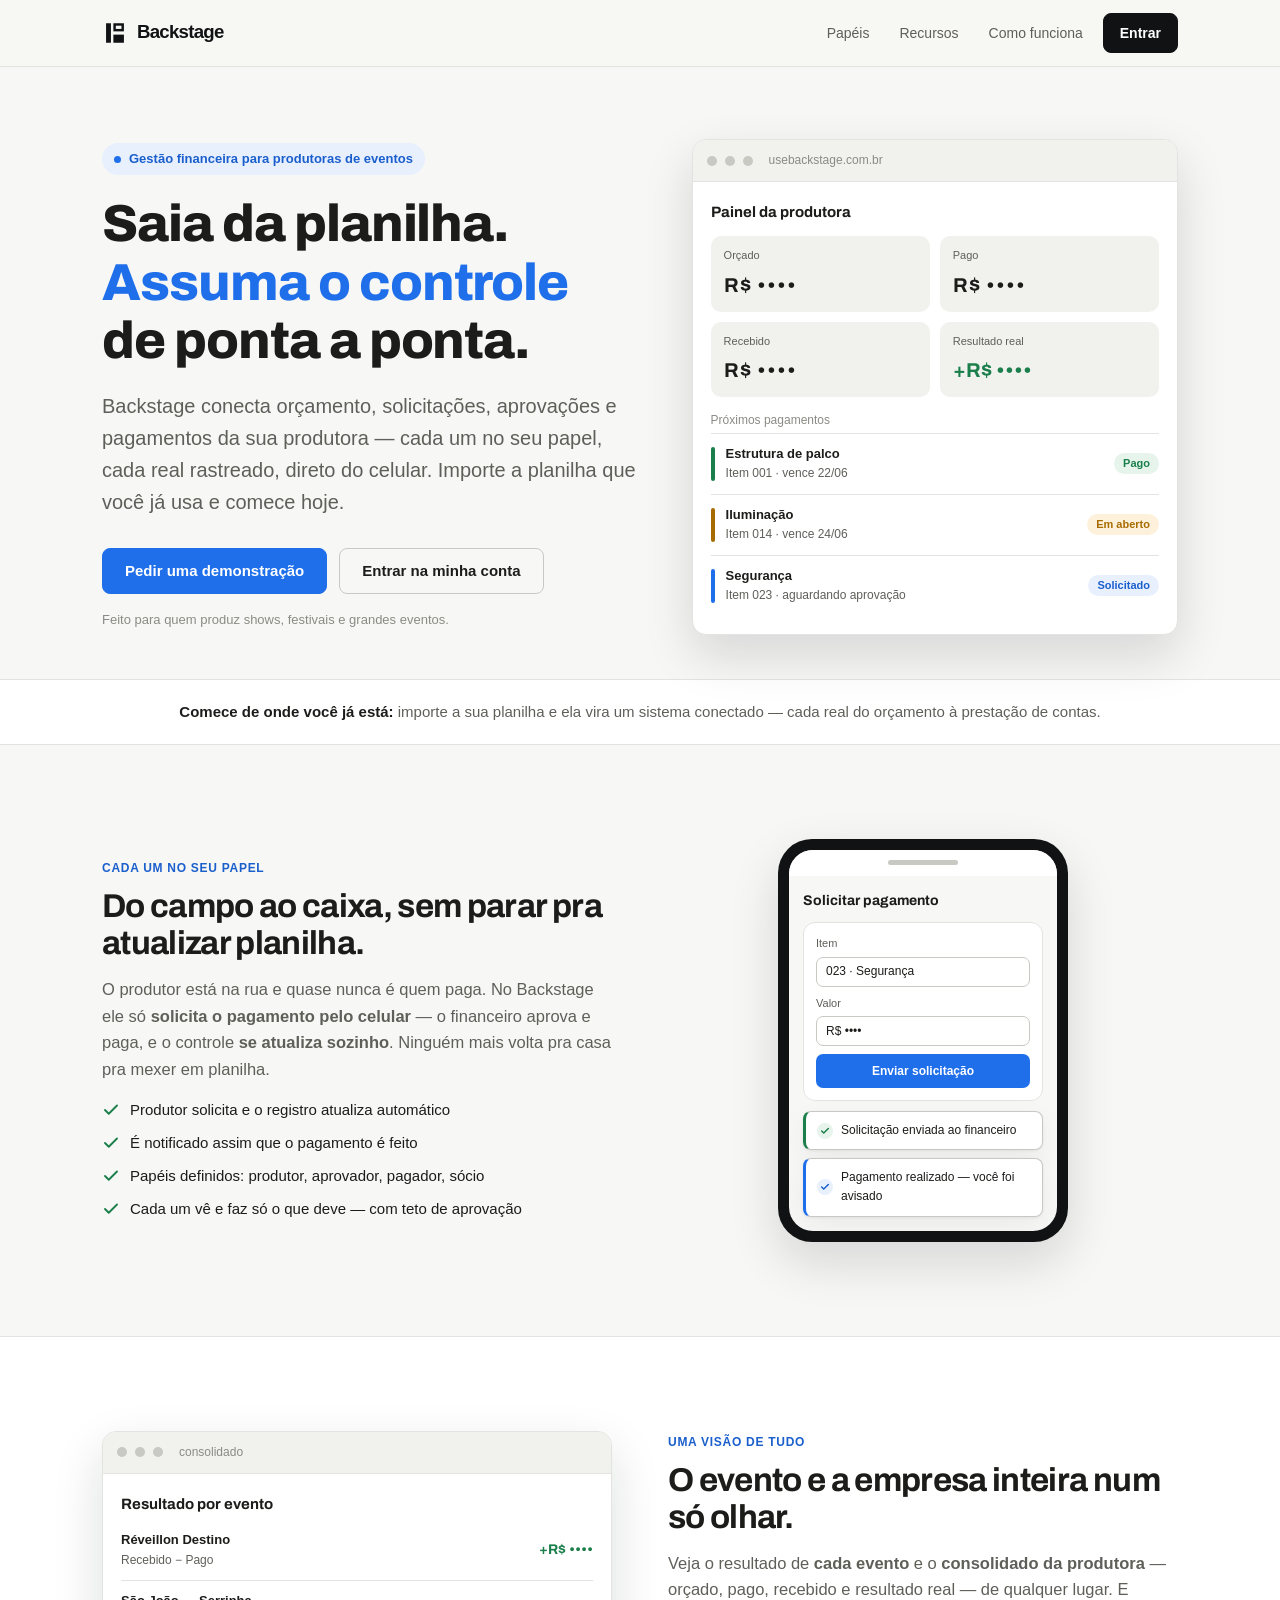
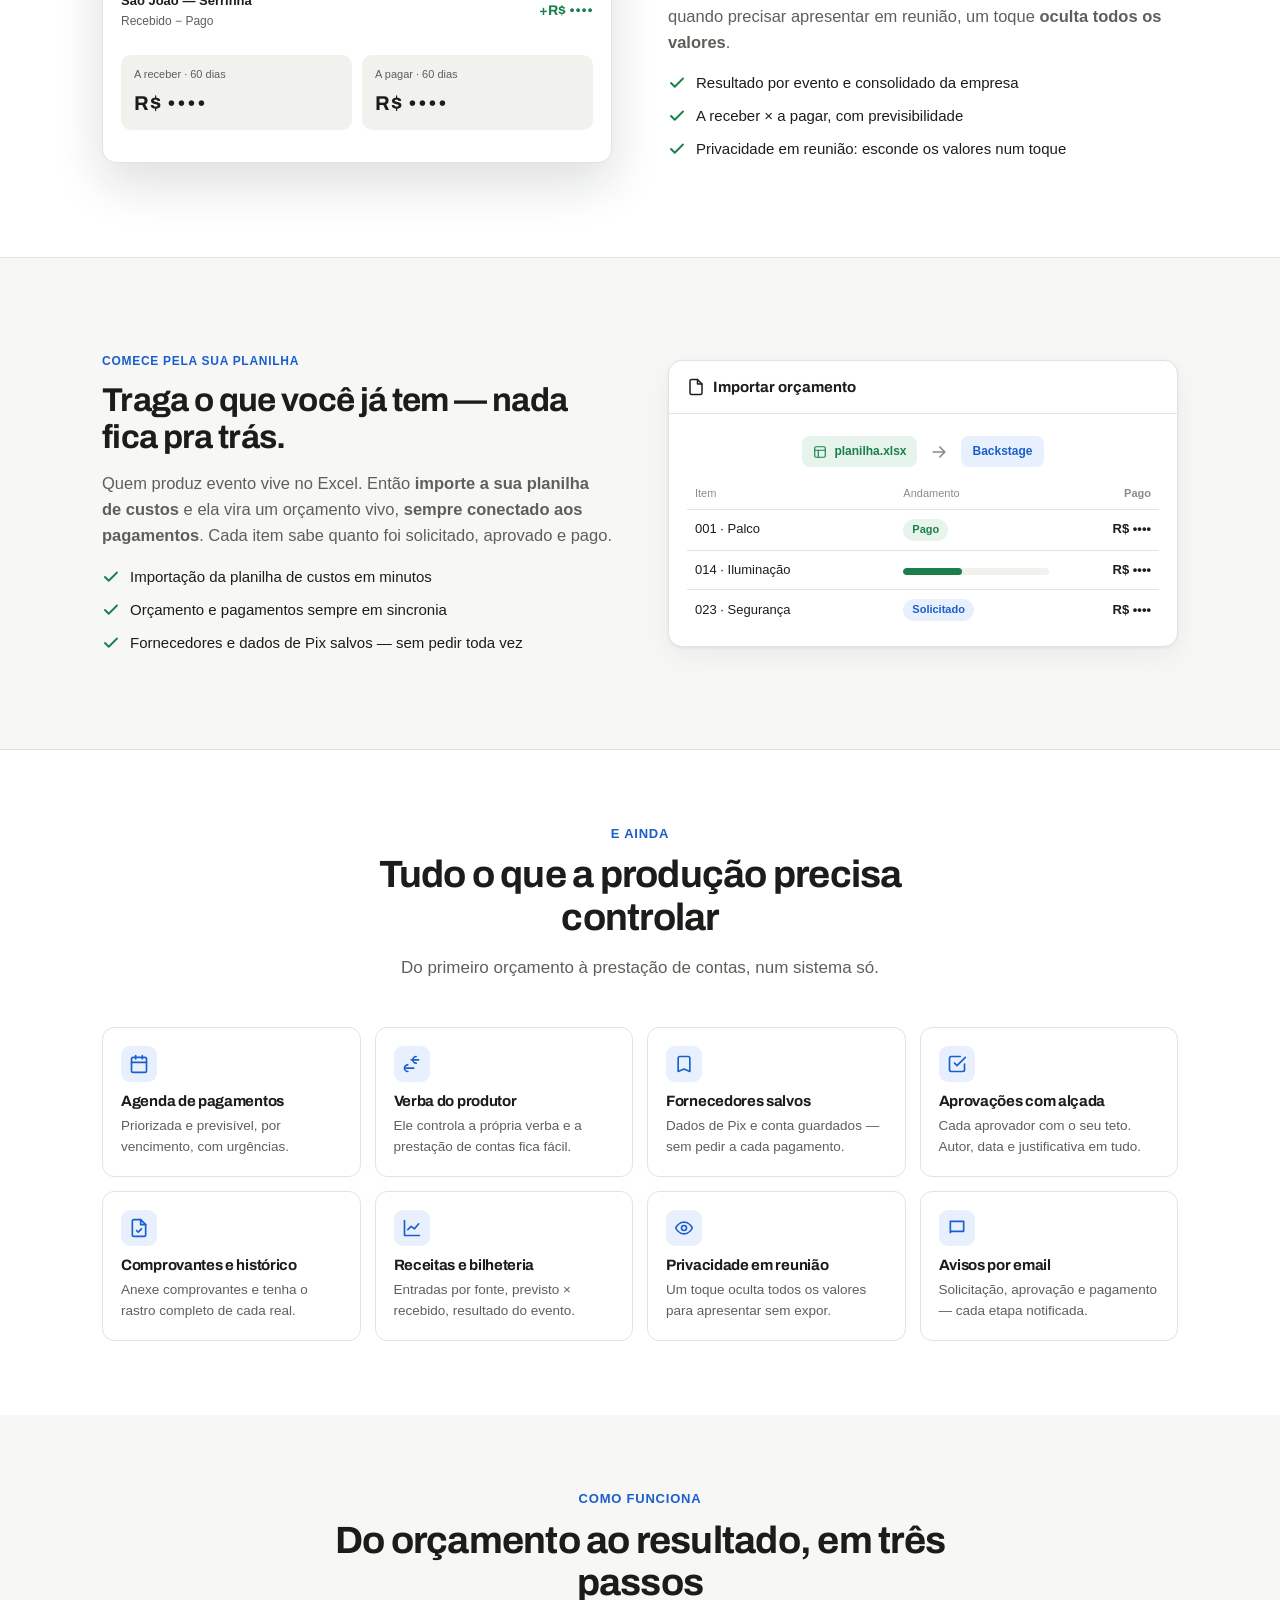
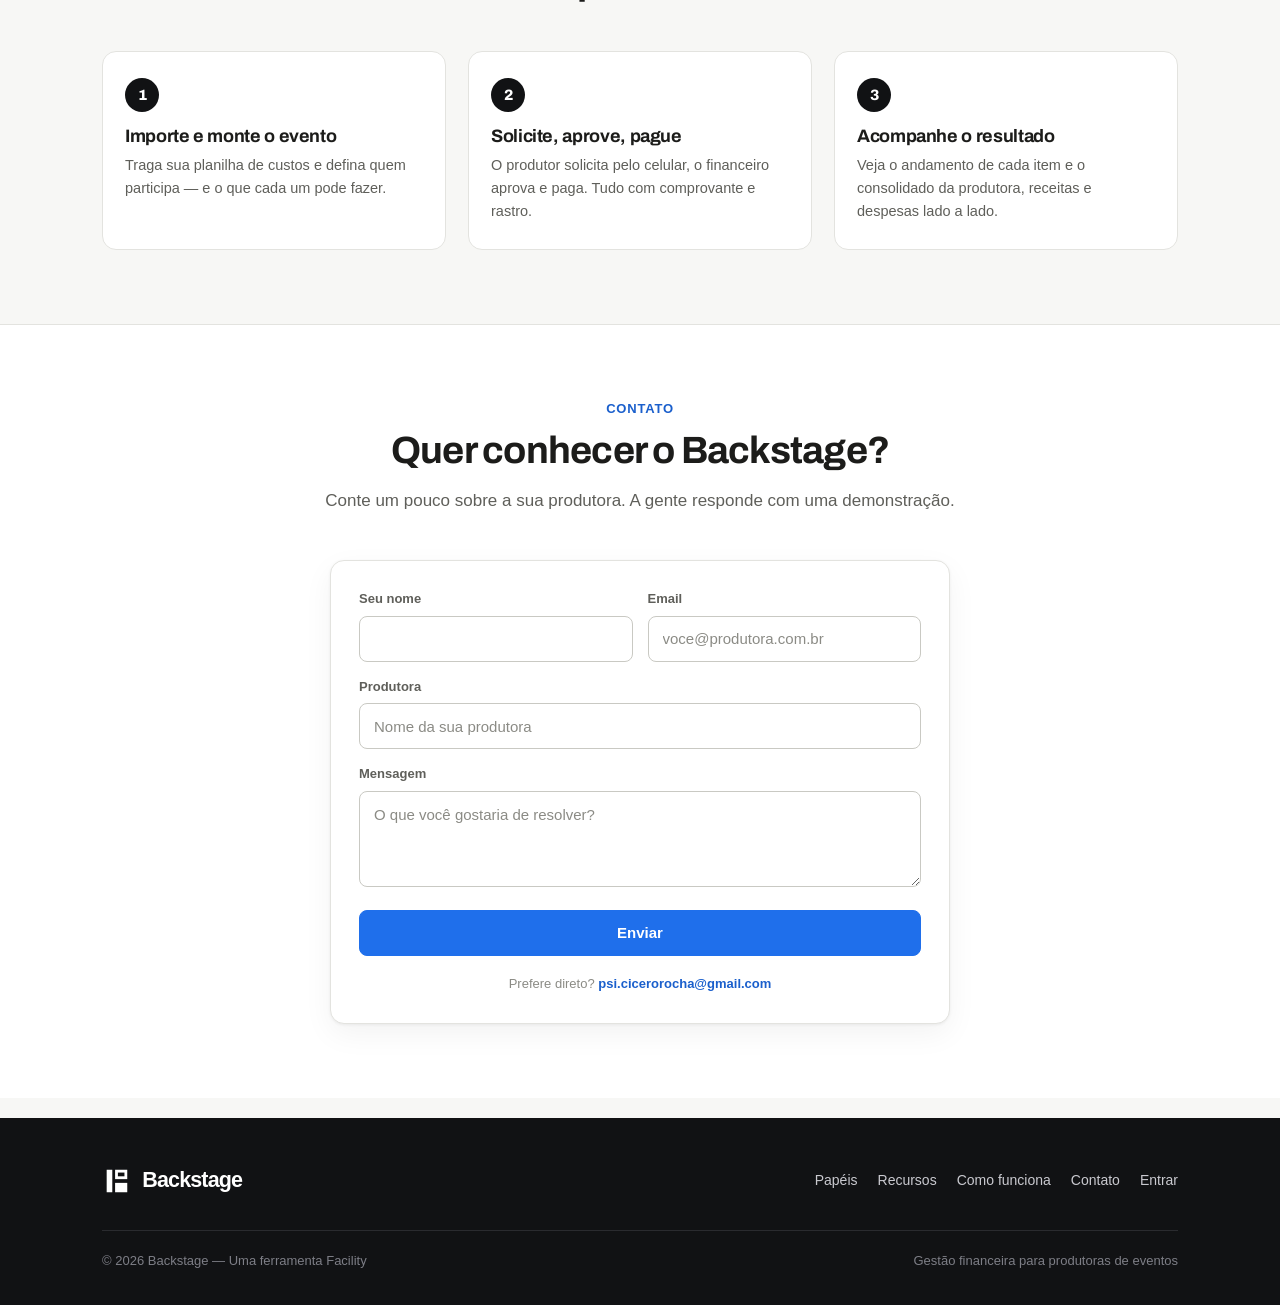
<file: index.html>
<!DOCTYPE html>
<html lang="pt-BR">
<head>
<meta charset="UTF-8">
<meta name="viewport" content="width=device-width, initial-scale=1">
<title>Backstage — Gestão financeira para produtoras de eventos</title>
<meta name="description" content="Saia da planilha e assuma o controle de ponta a ponta: orçamento, solicitações, aprovações e pagamentos da sua produtora de eventos, com cada real rastreado — direto do celular.">
<meta name="theme-color" content="#111214">
<link rel="icon" type="image/png" sizes="32x32" href="brand/favicon-32.png">
<link rel="icon" type="image/png" sizes="16x16" href="brand/favicon-16.png">
<link rel="apple-touch-icon" href="brand/app-icon-180.png">
<meta property="og:title" content="Backstage — Gestão financeira para produtoras de eventos">
<meta property="og:description" content="Saia da planilha e assuma o controle de ponta a ponta. Cada um no seu papel, cada real rastreado, direto do celular.">
<meta property="og:type" content="website">
<meta property="og:image" content="brand/app-icon-512.png">
<link rel="preconnect" href="https://fonts.googleapis.com">
<link rel="preconnect" href="https://fonts.gstatic.com" crossorigin>
<link href="https://fonts.googleapis.com/css2?family=Archivo:wght@500;600;700;800&display=swap" rel="stylesheet">

<style>
:root{
  --ink:#111214; --texto:#1c1c1a; --texto-2:#5f5f5a; --texto-3:#8b8b85;
  --fundo:#f7f7f5; --superficie:#fff; --superficie-2:#f1f1ee;
  --borda:#e3e3df; --borda-forte:#c9c9c3;
  --acento:#1f6feb; --acento-fundo:#e8f0fe; --acento-texto:#1a5fcc;
  --verde:#1a7f4b; --verde-fundo:#e6f4ec;
  --ambar:#a86b00; --ambar-fundo:#fdf1dc;
  --vermelho:#c0392b; --vermelho-fundo:#fbeae8;
  --raio:8px; --raio-g:14px;
  --sombra:0 1px 3px rgba(0,0,0,.06), 0 10px 30px rgba(0,0,0,.05);
  --sombra-forte:0 20px 50px rgba(17,18,20,.14);
  --fonte:-apple-system,BlinkMacSystemFont,"Segoe UI",Roboto,"Helvetica Neue",Arial,sans-serif;
  --display:"Archivo",var(--fonte);
}
*,*::before,*::after{box-sizing:border-box;margin:0;padding:0}
html{scroll-behavior:smooth;-webkit-text-size-adjust:100%}
body{font-family:var(--fonte);background:var(--fundo);color:var(--texto);font-size:16px;line-height:1.6;-webkit-font-smoothing:antialiased}
a{color:inherit;text-decoration:none}
img{max-width:100%;display:block}
.wrap{max-width:1120px;margin:0 auto;padding:0 22px}
h1,h2,h3{font-family:var(--display);font-weight:700;letter-spacing:-.02em;line-height:1.12}

.btn{display:inline-flex;align-items:center;justify-content:center;gap:8px;height:46px;padding:0 22px;
  font-family:var(--fonte);font-size:15px;font-weight:600;border-radius:var(--raio);cursor:pointer;border:1px solid transparent;
  transition:transform .15s ease,filter .15s ease,background .15s ease,border-color .15s ease;white-space:nowrap}
.btn:active{transform:scale(.98)}
.btn-primario{background:var(--acento);color:#fff;border-color:var(--acento)}
.btn-primario:hover{filter:brightness(1.07)}
.btn-escuro{background:var(--ink);color:#fff;border-color:var(--ink)}
.btn-escuro:hover{filter:brightness(1.25)}
.btn-fantasma{background:transparent;color:var(--texto);border-color:var(--borda-forte)}
.btn-fantasma:hover{background:var(--superficie-2)}
.btn-sm{height:40px;padding:0 16px;font-size:14px}

header.topo{position:sticky;top:0;z-index:40;background:rgba(247,247,245,.82);backdrop-filter:saturate(160%) blur(10px);border-bottom:1px solid var(--borda)}
.topo .wrap{display:flex;align-items:center;gap:16px;height:66px}
.topo .logo{height:26px;width:auto}
.topo nav{margin-left:auto;display:flex;align-items:center;gap:10px}
.topo nav a.link{display:none;font-size:14px;color:var(--texto-2);padding:8px 10px;border-radius:6px}
.topo nav a.link:hover{color:var(--texto);background:var(--superficie-2)}
@media(min-width:820px){.topo nav a.link{display:inline-flex}}

.hero{padding:72px 0 44px}
.hero-grid{display:grid;gap:44px;align-items:center}
@media(min-width:940px){.hero-grid{grid-template-columns:1.05fr .95fr;gap:52px}}
.selo{display:inline-flex;align-items:center;gap:8px;font-size:13px;font-weight:600;color:var(--acento-texto);
  background:var(--acento-fundo);padding:6px 12px;border-radius:20px;margin-bottom:20px}
.selo .ponto{width:7px;height:7px;border-radius:50%;background:var(--acento)}
.hero h1{font-size:clamp(33px,5vw,52px);font-weight:800}
.hero h1 .grifo{color:var(--acento)}
.hero p.sub{font-size:clamp(17px,2.1vw,20px);color:var(--texto-2);margin-top:20px;max-width:580px}
.hero .ctas{display:flex;flex-wrap:wrap;gap:12px;margin-top:30px}
.hero .nota{margin-top:16px;font-size:13px;color:var(--texto-3)}

/* preview navegador */
.preview{background:var(--superficie);border:1px solid var(--borda);border-radius:var(--raio-g);box-shadow:var(--sombra-forte);overflow:hidden}
.preview .barra{display:flex;align-items:center;gap:8px;padding:11px 14px;border-bottom:1px solid var(--borda);background:var(--superficie-2)}
.preview .barra .pnt{width:10px;height:10px;border-radius:50%;background:var(--borda-forte)}
.preview .barra .url{margin-left:8px;font-size:12px;color:var(--texto-3);font-variant-numeric:tabular-nums}
.preview .corpo{padding:18px}
.mini-tit{font-family:var(--display);font-weight:700;font-size:15px;margin-bottom:12px;display:flex;align-items:center;gap:8px}
.metricas{display:grid;grid-template-columns:repeat(2,1fr);gap:10px;margin-bottom:14px}
.metrica{background:var(--superficie-2);border-radius:10px;padding:11px 13px}
.metrica .rot{font-size:11px;color:var(--texto-2);margin-bottom:4px}
.metrica .val{font-family:var(--display);font-weight:700;font-size:20px;font-variant-numeric:tabular-nums}
.metrica .val.verde{color:var(--verde)}
.metrica .val.mask{letter-spacing:1px}
.linha-pag{display:flex;align-items:center;gap:11px;padding:10px 0;border-top:1px solid var(--borda)}
.linha-pag .marca{width:4px;height:34px;border-radius:2px;flex-shrink:0}
.linha-pag .txt{flex:1;min-width:0}
.linha-pag .txt .n{font-size:13px;font-weight:600}
.linha-pag .txt .m{font-size:12px;color:var(--texto-2)}
.linha-pag .v{font-family:var(--display);font-weight:700;font-size:14px;font-variant-numeric:tabular-nums}
.chip{display:inline-flex;align-items:center;padding:2px 9px;font-size:11px;font-weight:600;border-radius:20px}
.chip.verde{background:var(--verde-fundo);color:var(--verde)}
.chip.ambar{background:var(--ambar-fundo);color:var(--ambar)}
.chip.acento{background:var(--acento-fundo);color:var(--acento-texto)}

.faixa{border-top:1px solid var(--borda);border-bottom:1px solid var(--borda);background:var(--superficie)}
.faixa .wrap{padding:20px 22px;text-align:center;color:var(--texto-2);font-size:15px}
.faixa b{color:var(--texto);font-weight:600}

section.bloco{padding:74px 0}
.cabeca-sec{max-width:660px;margin:0 auto 46px;text-align:center}
.cabeca-sec .tag{font-size:13px;font-weight:700;letter-spacing:.06em;text-transform:uppercase;color:var(--acento-texto)}
.cabeca-sec h2{font-size:clamp(27px,3.6vw,38px);margin-top:10px}
.cabeca-sec p{color:var(--texto-2);margin-top:14px;font-size:17px}

/* destaques (2 colunas alternadas) */
.destaque{display:grid;gap:36px;align-items:center;padding:20px 0}
@media(min-width:900px){.destaque{grid-template-columns:1fr 1fr;gap:56px}.destaque.inv .lado-txt{order:2}}
.destaque .tag{font-size:12px;font-weight:700;letter-spacing:.06em;text-transform:uppercase;color:var(--acento-texto)}
.destaque h2{font-size:clamp(24px,3.2vw,33px);margin:10px 0 14px}
.destaque p.d{color:var(--texto-2);font-size:16.5px}
.destaque ul{list-style:none;margin-top:16px;display:flex;flex-direction:column;gap:9px}
.destaque ul li{display:flex;gap:10px;align-items:flex-start;font-size:15px;color:var(--texto)}
.destaque ul li svg{flex-shrink:0;margin-top:3px;color:var(--verde)}

/* celular mock */
.fone-wrap{display:flex;justify-content:center}
.fone{width:100%;max-width:290px;background:var(--ink);border-radius:34px;padding:11px;box-shadow:var(--sombra-forte)}
.fone .tela{background:var(--fundo);border-radius:24px;overflow:hidden}
.fone .top{height:26px;background:var(--superficie);display:flex;align-items:center;justify-content:center}
.fone .top::before{content:"";width:70px;height:5px;border-radius:5px;background:var(--borda-forte)}
.fone .app{padding:14px}
.fone .app .cab{font-family:var(--display);font-weight:700;font-size:14px;margin-bottom:10px}
.card-sol{background:var(--superficie);border:1px solid var(--borda);border-radius:12px;padding:12px;margin-bottom:10px}
.card-sol .l{font-size:11px;color:var(--texto-2)}
.card-sol .campo-fake{height:30px;border:1px solid var(--borda-forte);border-radius:7px;margin:4px 0 8px;display:flex;align-items:center;padding:0 9px;font-size:12px;color:var(--texto)}
.btn-fake{height:34px;border-radius:7px;background:var(--acento);color:#fff;display:flex;align-items:center;justify-content:center;font-size:12px;font-weight:600}
.toast-fake{display:flex;align-items:center;gap:8px;background:var(--superficie);border:1px solid var(--borda-forte);border-left:3px solid var(--verde);border-radius:8px;padding:9px 11px;font-size:12px;box-shadow:var(--sombra);margin-top:8px}
.toast-fake.aviso{border-left-color:var(--acento)}
.dot-v{width:16px;height:16px;border-radius:50%;background:var(--verde-fundo);color:var(--verde);display:flex;align-items:center;justify-content:center;flex-shrink:0}

/* mock import */
.mock{background:var(--superficie);border:1px solid var(--borda);border-radius:var(--raio-g);box-shadow:var(--sombra);overflow:hidden}
.mock .cab{padding:14px 18px;border-bottom:1px solid var(--borda);font-family:var(--display);font-weight:700;font-size:15px;display:flex;align-items:center;gap:8px}
.mock .conteudo{padding:16px 18px}
.tab-min{width:100%;border-collapse:collapse;font-size:13px}
.tab-min th{text-align:left;font-weight:500;font-size:11px;color:var(--texto-3);padding:6px 8px;border-bottom:1px solid var(--borda)}
.tab-min td{padding:9px 8px;border-bottom:1px solid var(--borda);vertical-align:middle}
.tab-min tr:last-child td{border-bottom:none}
.tab-min .num{text-align:right;font-variant-numeric:tabular-nums;font-weight:600}
.barra-prog{height:7px;border-radius:20px;background:var(--superficie-2);overflow:hidden;margin-top:4px;min-width:70px}
.barra-prog i{display:block;height:100%;background:var(--verde);border-radius:20px}
.seta-import{display:flex;align-items:center;justify-content:center;gap:12px;margin:6px 0 12px;color:var(--texto-3);font-size:12px}
.pill-xls{display:inline-flex;align-items:center;gap:7px;background:var(--verde-fundo);color:var(--verde);font-weight:600;font-size:12px;padding:6px 11px;border-radius:8px}
.pill-app{display:inline-flex;align-items:center;gap:7px;background:var(--acento-fundo);color:var(--acento-texto);font-weight:600;font-size:12px;padding:6px 11px;border-radius:8px}

/* grade compacta */
.grade-mais{display:grid;gap:14px;grid-template-columns:1fr}
@media(min-width:600px){.grade-mais{grid-template-columns:repeat(2,1fr)}}
@media(min-width:960px){.grade-mais{grid-template-columns:repeat(4,1fr)}}
.mini{background:var(--superficie);border:1px solid var(--borda);border-radius:12px;padding:18px}
.mini .ic{width:36px;height:36px;border-radius:9px;background:var(--acento-fundo);color:var(--acento-texto);display:flex;align-items:center;justify-content:center;margin-bottom:11px}
.mini h3{font-size:15px}
.mini p{color:var(--texto-2);font-size:13.5px;margin-top:5px}

/* como funciona */
.passos{display:grid;gap:22px;grid-template-columns:1fr;counter-reset:p}
@media(min-width:820px){.passos{grid-template-columns:repeat(3,1fr)}}
.passo{position:relative;padding:26px 22px;background:var(--superficie);border:1px solid var(--borda);border-radius:var(--raio-g)}
.passo .num{font-family:var(--display);font-weight:800;font-size:15px;width:34px;height:34px;border-radius:50%;background:var(--ink);color:#fff;display:flex;align-items:center;justify-content:center;margin-bottom:14px}
.passo h3{font-size:18px}
.passo p{color:var(--texto-2);font-size:14.5px;margin-top:8px}

/* contato */
.contato-cartao{max-width:620px;margin:0 auto;background:var(--superficie);border:1px solid var(--borda);border-radius:var(--raio-g);box-shadow:var(--sombra);padding:28px}
.campo{margin-bottom:15px}
.campo label{display:block;font-size:13px;font-weight:600;color:var(--texto-2);margin-bottom:6px}
.controle{width:100%;height:46px;padding:0 14px;font-family:inherit;font-size:15px;color:var(--texto);background:var(--superficie);border:1px solid var(--borda-forte);border-radius:var(--raio);transition:border-color .15s,box-shadow .15s}
textarea.controle{height:auto;min-height:96px;padding:12px 14px;resize:vertical;line-height:1.5}
.controle:focus{outline:none;border-color:var(--acento);box-shadow:0 0 0 3px var(--acento-fundo)}
.controle::placeholder{color:var(--texto-3)}
.dupla{display:grid;gap:15px}
@media(min-width:560px){.dupla{grid-template-columns:1fr 1fr}}
.msg{margin-top:14px;padding:12px 14px;border-radius:var(--raio);font-size:14px;display:none}
.msg.ok{display:block;background:var(--verde-fundo);color:var(--verde)}
.msg.erro{display:block;background:var(--vermelho-fundo);color:var(--vermelho)}
.contato-alt{text-align:center;color:var(--texto-3);font-size:13px;margin-top:18px}
.contato-alt a{color:var(--acento-texto);font-weight:600}

footer{background:var(--ink);color:#c9c9cf;padding:48px 0 34px;margin-top:20px}
footer .wrap{display:flex;flex-wrap:wrap;gap:22px;align-items:center;justify-content:space-between}
footer .logo{height:30px}
footer .links{display:flex;gap:20px;flex-wrap:wrap;font-size:14px}
footer .links a:hover{color:#fff}
footer .fim{width:100%;border-top:1px solid #2a2b2f;margin-top:12px;padding-top:20px;font-size:13px;color:#7d7e86;display:flex;justify-content:space-between;flex-wrap:wrap;gap:8px}

.rev{opacity:0;transform:translateY(14px);transition:opacity .6s ease,transform .6s ease}
.rev.vis{opacity:1;transform:none}
@media(prefers-reduced-motion:reduce){.rev{opacity:1;transform:none;transition:none}html{scroll-behavior:auto}}
</style>
</head>
<body>

<header class="topo">
  <div class="wrap">
    <a href="#topo" aria-label="Backstage"><img class="logo" src="brand/backstage-lockup-horizontal-black.svg" alt="Backstage"></a>
    <nav>
      <a class="link" href="#papeis">Papéis</a>
      <a class="link" href="#recursos">Recursos</a>
      <a class="link" href="#como">Como funciona</a>
      <a class="btn btn-escuro btn-sm" href="/login">Entrar</a>
    </nav>
  </div>
</header>
<a id="topo"></a>

<section class="hero">
  <div class="wrap hero-grid">
    <div class="rev vis">
      <span class="selo"><span class="ponto"></span> Gestão financeira para produtoras de eventos</span>
      <h1>Saia da planilha. <span class="grifo">Assuma o controle</span> de ponta a ponta.</h1>
      <p class="sub">Backstage conecta orçamento, solicitações, aprovações e pagamentos da sua produtora — cada um no seu papel, cada real rastreado, direto do celular. Importe a planilha que você já usa e comece hoje.</p>
      <div class="ctas">
        <a class="btn btn-primario" href="#contato">Pedir uma demonstração</a>
        <a class="btn btn-fantasma" href="/login">Entrar na minha conta</a>
      </div>
      <p class="nota">Feito para quem produz shows, festivais e grandes eventos.</p>
    </div>
    <div class="rev vis">
      <div class="preview" role="img" aria-label="Prévia do painel do Backstage">
        <div class="barra"><span class="pnt"></span><span class="pnt"></span><span class="pnt"></span><span class="url">usebackstage.com.br</span></div>
        <div class="corpo">
          <div class="mini-tit">Painel da produtora</div>
          <div class="metricas">
            <div class="metrica"><div class="rot">Orçado</div><div class="val mask">R$ ••••</div></div>
            <div class="metrica"><div class="rot">Pago</div><div class="val mask">R$ ••••</div></div>
            <div class="metrica"><div class="rot">Recebido</div><div class="val mask">R$ ••••</div></div>
            <div class="metrica"><div class="rot">Resultado real</div><div class="val verde">+R$ ••••</div></div>
          </div>
          <div style="font-size:12px;color:var(--texto-3);margin:6px 0 2px">Próximos pagamentos</div>
          <div class="linha-pag"><span class="marca" style="background:var(--verde)"></span><div class="txt"><div class="n">Estrutura de palco</div><div class="m">Item 001 · vence 22/06</div></div><span class="chip verde">Pago</span></div>
          <div class="linha-pag"><span class="marca" style="background:var(--ambar)"></span><div class="txt"><div class="n">Iluminação</div><div class="m">Item 014 · vence 24/06</div></div><span class="chip ambar">Em aberto</span></div>
          <div class="linha-pag"><span class="marca" style="background:var(--acento)"></span><div class="txt"><div class="n">Segurança</div><div class="m">Item 023 · aguardando aprovação</div></div><span class="chip acento">Solicitado</span></div>
        </div>
      </div>
    </div>
  </div>
</section>

<div class="faixa">
  <div class="wrap"><b>Comece de onde você já está:</b> importe a sua planilha e ela vira um sistema conectado — cada real do orçamento à prestação de contas.</div>
</div>

<!-- DESTAQUE 1: PAPÉIS + CELULAR -->
<section class="bloco" id="papeis">
  <div class="wrap">
    <div class="destaque">
      <div class="lado-txt rev">
        <div class="tag">Cada um no seu papel</div>
        <h2>Do campo ao caixa, sem parar pra atualizar planilha.</h2>
        <p class="d">O produtor está na rua e quase nunca é quem paga. No Backstage ele só <b>solicita o pagamento pelo celular</b> — o financeiro aprova e paga, e o controle <b>se atualiza sozinho</b>. Ninguém mais volta pra casa pra mexer em planilha.</p>
        <ul>
          <li><svg width="18" height="18" viewBox="0 0 24 24" fill="none" stroke="currentColor" stroke-width="2.5" stroke-linecap="round" stroke-linejoin="round"><path d="M20 6L9 17l-5-5"/></svg> Produtor solicita e o registro atualiza automático</li>
          <li><svg width="18" height="18" viewBox="0 0 24 24" fill="none" stroke="currentColor" stroke-width="2.5" stroke-linecap="round" stroke-linejoin="round"><path d="M20 6L9 17l-5-5"/></svg> É notificado assim que o pagamento é feito</li>
          <li><svg width="18" height="18" viewBox="0 0 24 24" fill="none" stroke="currentColor" stroke-width="2.5" stroke-linecap="round" stroke-linejoin="round"><path d="M20 6L9 17l-5-5"/></svg> Papéis definidos: produtor, aprovador, pagador, sócio</li>
          <li><svg width="18" height="18" viewBox="0 0 24 24" fill="none" stroke="currentColor" stroke-width="2.5" stroke-linecap="round" stroke-linejoin="round"><path d="M20 6L9 17l-5-5"/></svg> Cada um vê e faz só o que deve — com teto de aprovação</li>
        </ul>
      </div>
      <div class="lado-mock rev">
        <div class="fone-wrap"><div class="fone"><div class="tela">
          <div class="top"></div>
          <div class="app">
            <div class="cab">Solicitar pagamento</div>
            <div class="card-sol">
              <div class="l">Item</div><div class="campo-fake">023 · Segurança</div>
              <div class="l">Valor</div><div class="campo-fake">R$ ••••</div>
              <div class="btn-fake">Enviar solicitação</div>
            </div>
            <div class="toast-fake"><span class="dot-v"><svg width="10" height="10" viewBox="0 0 24 24" fill="none" stroke="currentColor" stroke-width="3.5" stroke-linecap="round" stroke-linejoin="round"><path d="M20 6L9 17l-5-5"/></svg></span> Solicitação enviada ao financeiro</div>
            <div class="toast-fake aviso"><span class="dot-v" style="background:var(--acento-fundo);color:var(--acento-texto)"><svg width="10" height="10" viewBox="0 0 24 24" fill="none" stroke="currentColor" stroke-width="3.5" stroke-linecap="round"><path d="M20 6L9 17l-5-5"/></svg></span> Pagamento realizado — você foi avisado</div>
          </div>
        </div></div></div>
      </div>
    </div>
  </div>
</section>

<!-- DESTAQUE 2: VISÃO / PAINEL -->
<section class="bloco" style="background:var(--superficie);border-top:1px solid var(--borda);border-bottom:1px solid var(--borda)">
  <div class="wrap">
    <div class="destaque inv">
      <div class="lado-txt rev">
        <div class="tag">Uma visão de tudo</div>
        <h2>O evento e a empresa inteira num só olhar.</h2>
        <p class="d">Veja o resultado de <b>cada evento</b> e o <b>consolidado da produtora</b> — orçado, pago, recebido e resultado real — de qualquer lugar. E quando precisar apresentar em reunião, um toque <b>oculta todos os valores</b>.</p>
        <ul>
          <li><svg width="18" height="18" viewBox="0 0 24 24" fill="none" stroke="currentColor" stroke-width="2.5" stroke-linecap="round" stroke-linejoin="round"><path d="M20 6L9 17l-5-5"/></svg> Resultado por evento e consolidado da empresa</li>
          <li><svg width="18" height="18" viewBox="0 0 24 24" fill="none" stroke="currentColor" stroke-width="2.5" stroke-linecap="round" stroke-linejoin="round"><path d="M20 6L9 17l-5-5"/></svg> A receber × a pagar, com previsibilidade</li>
          <li><svg width="18" height="18" viewBox="0 0 24 24" fill="none" stroke="currentColor" stroke-width="2.5" stroke-linecap="round" stroke-linejoin="round"><path d="M20 6L9 17l-5-5"/></svg> Privacidade em reunião: esconde os valores num toque</li>
        </ul>
      </div>
      <div class="lado-mock rev">
        <div class="preview">
          <div class="barra"><span class="pnt"></span><span class="pnt"></span><span class="pnt"></span><span class="url">consolidado</span></div>
          <div class="corpo">
            <div class="mini-tit">Resultado por evento</div>
            <div class="linha-pag" style="border-top:none;padding-top:2px"><div class="txt"><div class="n">Réveillon Destino</div><div class="m">Recebido − Pago</div></div><span class="v" style="color:var(--verde)">+R$ ••••</span></div>
            <div class="linha-pag"><div class="txt"><div class="n">São João — Serrinha</div><div class="m">Recebido − Pago</div></div><span class="v" style="color:var(--verde)">+R$ ••••</span></div>
            <div class="metricas" style="margin-top:14px">
              <div class="metrica"><div class="rot">A receber · 60 dias</div><div class="val mask">R$ ••••</div></div>
              <div class="metrica"><div class="rot">A pagar · 60 dias</div><div class="val mask">R$ ••••</div></div>
            </div>
          </div>
        </div>
      </div>
    </div>
  </div>
</section>

<!-- DESTAQUE 3: IMPORTAR PLANILHA -->
<section class="bloco">
  <div class="wrap">
    <div class="destaque">
      <div class="lado-txt rev">
        <div class="tag">Comece pela sua planilha</div>
        <h2>Traga o que você já tem — nada fica pra trás.</h2>
        <p class="d">Quem produz evento vive no Excel. Então <b>importe a sua planilha de custos</b> e ela vira um orçamento vivo, <b>sempre conectado aos pagamentos</b>. Cada item sabe quanto foi solicitado, aprovado e pago.</p>
        <ul>
          <li><svg width="18" height="18" viewBox="0 0 24 24" fill="none" stroke="currentColor" stroke-width="2.5" stroke-linecap="round" stroke-linejoin="round"><path d="M20 6L9 17l-5-5"/></svg> Importação da planilha de custos em minutos</li>
          <li><svg width="18" height="18" viewBox="0 0 24 24" fill="none" stroke="currentColor" stroke-width="2.5" stroke-linecap="round" stroke-linejoin="round"><path d="M20 6L9 17l-5-5"/></svg> Orçamento e pagamentos sempre em sincronia</li>
          <li><svg width="18" height="18" viewBox="0 0 24 24" fill="none" stroke="currentColor" stroke-width="2.5" stroke-linecap="round" stroke-linejoin="round"><path d="M20 6L9 17l-5-5"/></svg> Fornecedores e dados de Pix salvos — sem pedir toda vez</li>
        </ul>
      </div>
      <div class="lado-mock rev">
        <div class="mock">
          <div class="cab"><svg width="18" height="18" viewBox="0 0 24 24" fill="none" stroke="currentColor" stroke-width="2" stroke-linecap="round" stroke-linejoin="round"><path d="M14 2H6a2 2 0 0 0-2 2v16a2 2 0 0 0 2 2h12a2 2 0 0 0 2-2V8z"/><path d="M14 2v6h6"/></svg> Importar orçamento</div>
          <div class="conteudo">
            <div class="seta-import">
              <span class="pill-xls"><svg width="14" height="14" viewBox="0 0 24 24" fill="none" stroke="currentColor" stroke-width="2" stroke-linecap="round"><rect x="3" y="3" width="18" height="18" rx="2"/><path d="M3 9h18M9 21V9"/></svg> planilha.xlsx</span>
              <svg width="20" height="20" viewBox="0 0 24 24" fill="none" stroke="currentColor" stroke-width="2" stroke-linecap="round" stroke-linejoin="round"><path d="M5 12h14M13 6l6 6-6 6"/></svg>
              <span class="pill-app">Backstage</span>
            </div>
            <table class="tab-min">
              <thead><tr><th>Item</th><th>Andamento</th><th class="num">Pago</th></tr></thead>
              <tbody>
                <tr><td>001 · Palco</td><td><span class="chip verde">Pago</span></td><td class="num">R$ ••••</td></tr>
                <tr><td>014 · Iluminação</td><td><div class="barra-prog"><i style="width:40%"></i></div></td><td class="num">R$ ••••</td></tr>
                <tr><td>023 · Segurança</td><td><span class="chip acento">Solicitado</span></td><td class="num">R$ ••••</td></tr>
              </tbody>
            </table>
          </div>
        </div>
      </div>
    </div>
  </div>
</section>

<!-- GRADE COMPACTA -->
<section class="bloco" id="recursos" style="background:var(--superficie);border-top:1px solid var(--borda)">
  <div class="wrap">
    <div class="cabeca-sec rev">
      <div class="tag">E ainda</div>
      <h2>Tudo o que a produção precisa controlar</h2>
      <p>Do primeiro orçamento à prestação de contas, num sistema só.</p>
    </div>
    <div class="grade-mais">
      <div class="mini rev"><div class="ic"><svg width="20" height="20" viewBox="0 0 24 24" fill="none" stroke="currentColor" stroke-width="2" stroke-linecap="round" stroke-linejoin="round"><rect x="3" y="4" width="18" height="18" rx="2"/><path d="M16 2v4M8 2v4M3 10h18"/></svg></div><h3>Agenda de pagamentos</h3><p>Priorizada e previsível, por vencimento, com urgências.</p></div>
      <div class="mini rev"><div class="ic"><svg width="20" height="20" viewBox="0 0 24 24" fill="none" stroke="currentColor" stroke-width="2" stroke-linecap="round" stroke-linejoin="round"><path d="M20 7h-9M14 17H5M17 3a4 4 0 0 0 0 8M7 13a4 4 0 0 0 0 8"/></svg></div><h3>Verba do produtor</h3><p>Ele controla a própria verba e a prestação de contas fica fácil.</p></div>
      <div class="mini rev"><div class="ic"><svg width="20" height="20" viewBox="0 0 24 24" fill="none" stroke="currentColor" stroke-width="2" stroke-linecap="round" stroke-linejoin="round"><path d="M19 21V5a2 2 0 0 0-2-2H7a2 2 0 0 0-2 2v16l7-3z"/></svg></div><h3>Fornecedores salvos</h3><p>Dados de Pix e conta guardados — sem pedir a cada pagamento.</p></div>
      <div class="mini rev"><div class="ic"><svg width="20" height="20" viewBox="0 0 24 24" fill="none" stroke="currentColor" stroke-width="2" stroke-linecap="round" stroke-linejoin="round"><path d="M9 11l3 3L22 4"/><path d="M21 12v7a2 2 0 0 1-2 2H5a2 2 0 0 1-2-2V5a2 2 0 0 1 2-2h11"/></svg></div><h3>Aprovações com alçada</h3><p>Cada aprovador com o seu teto. Autor, data e justificativa em tudo.</p></div>
      <div class="mini rev"><div class="ic"><svg width="20" height="20" viewBox="0 0 24 24" fill="none" stroke="currentColor" stroke-width="2" stroke-linecap="round" stroke-linejoin="round"><path d="M14 2H6a2 2 0 0 0-2 2v16a2 2 0 0 0 2 2h12a2 2 0 0 0 2-2V8z"/><path d="M14 2v6h6M9 15l2 2 4-4"/></svg></div><h3>Comprovantes e histórico</h3><p>Anexe comprovantes e tenha o rastro completo de cada real.</p></div>
      <div class="mini rev"><div class="ic"><svg width="20" height="20" viewBox="0 0 24 24" fill="none" stroke="currentColor" stroke-width="2" stroke-linecap="round" stroke-linejoin="round"><path d="M3 3v18h18"/><path d="M7 14l4-4 4 3 5-6"/></svg></div><h3>Receitas e bilheteria</h3><p>Entradas por fonte, previsto × recebido, resultado do evento.</p></div>
      <div class="mini rev"><div class="ic"><svg width="20" height="20" viewBox="0 0 24 24" fill="none" stroke="currentColor" stroke-width="2" stroke-linecap="round" stroke-linejoin="round"><path d="M2 12s3.5-7 10-7 10 7 10 7-3.5 7-10 7-10-7-10-7z"/><circle cx="12" cy="12" r="3"/></svg></div><h3>Privacidade em reunião</h3><p>Um toque oculta todos os valores para apresentar sem expor.</p></div>
      <div class="mini rev"><div class="ic"><svg width="20" height="20" viewBox="0 0 24 24" fill="none" stroke="currentColor" stroke-width="2" stroke-linecap="round" stroke-linejoin="round"><path d="M4 4h16v12H5.2L4 17.5z"/></svg></div><h3>Avisos por email</h3><p>Solicitação, aprovação e pagamento — cada etapa notificada.</p></div>
    </div>
  </div>
</section>

<!-- COMO FUNCIONA -->
<section class="bloco" id="como">
  <div class="wrap">
    <div class="cabeca-sec rev">
      <div class="tag">Como funciona</div>
      <h2>Do orçamento ao resultado, em três passos</h2>
    </div>
    <div class="passos">
      <div class="passo rev"><div class="num">1</div><h3>Importe e monte o evento</h3><p>Traga sua planilha de custos e defina quem participa — e o que cada um pode fazer.</p></div>
      <div class="passo rev"><div class="num">2</div><h3>Solicite, aprove, pague</h3><p>O produtor solicita pelo celular, o financeiro aprova e paga. Tudo com comprovante e rastro.</p></div>
      <div class="passo rev"><div class="num">3</div><h3>Acompanhe o resultado</h3><p>Veja o andamento de cada item e o consolidado da produtora, receitas e despesas lado a lado.</p></div>
    </div>
  </div>
</section>

<!-- CONTATO -->
<section class="bloco" id="contato" style="background:var(--superficie);border-top:1px solid var(--borda)">
  <div class="wrap">
    <div class="cabeca-sec rev">
      <div class="tag">Contato</div>
      <h2>Quer conhecer o Backstage?</h2>
      <p>Conte um pouco sobre a sua produtora. A gente responde com uma demonstração.</p>
    </div>
    <div class="contato-cartao rev">
      <form id="form-contato" novalidate>
        <div class="dupla">
          <div class="campo"><label for="c-nome">Seu nome</label><input class="controle" id="c-nome" name="nome" autocomplete="name" required></div>
          <div class="campo"><label for="c-email">Email</label><input class="controle" id="c-email" name="email" type="email" autocomplete="email" placeholder="voce@produtora.com.br" required></div>
        </div>
        <div class="campo"><label for="c-produtora">Produtora</label><input class="controle" id="c-produtora" name="produtora" placeholder="Nome da sua produtora"></div>
        <div class="campo"><label for="c-msg">Mensagem</label><textarea class="controle" id="c-msg" name="mensagem" placeholder="O que você gostaria de resolver?"></textarea></div>
        <button class="btn btn-primario" id="c-enviar" type="submit" style="width:100%">Enviar</button>
        <div class="msg" id="c-retorno"></div>
      </form>
      <div class="contato-alt">Prefere direto? <a href="mailto:psi.cicerorocha@gmail.com?subject=Interesse%20no%20Backstage">psi.cicerorocha@gmail.com</a></div>
    </div>
  </div>
</section>

<footer>
  <div class="wrap">
    <img class="logo" src="brand/backstage-lockup-horizontal-white.svg" alt="Backstage">
    <div class="links">
      <a href="#papeis">Papéis</a>
      <a href="#recursos">Recursos</a>
      <a href="#como">Como funciona</a>
      <a href="#contato">Contato</a>
      <a href="/login">Entrar</a>
    </div>
    <div class="fim">
      <span>© <span id="ano"></span> Backstage — Uma ferramenta Facility</span>
      <span>Gestão financeira para produtoras de eventos</span>
    </div>
  </div>
</footer>

<script>
  document.getElementById('ano').textContent = new Date().getFullYear();
  const io = new IntersectionObserver((es)=>{es.forEach(e=>{if(e.isIntersecting){e.target.classList.add('vis');io.unobserve(e.target)}})},{threshold:.12});
  document.querySelectorAll('.rev').forEach(el=>io.observe(el));

  const SUPABASE_URL = 'https://orpaxglmyhtuwgbslkmm.supabase.co';
  const SUPABASE_CHAVE = 'sb_publishable_une80H5jmvdctWMrLkK2VA_n337cAg5';
  const form = document.getElementById('form-contato');
  const ret = document.getElementById('c-retorno');
  const btn = document.getElementById('c-enviar');
  form.addEventListener('submit', async (e)=>{
    e.preventDefault();
    ret.className='msg';
    const nome=form.nome.value.trim(), email=form.email.value.trim();
    if(!nome||!email){ret.className='msg erro';ret.textContent='Preencha nome e email.';return;}
    btn.disabled=true; const t=btn.textContent; btn.textContent='Enviando...';
    try{
      const r=await fetch(SUPABASE_URL+'/functions/v1/contato',{
        method:'POST',
        headers:{'Content-Type':'application/json','apikey':SUPABASE_CHAVE,'Authorization':'Bearer '+SUPABASE_CHAVE},
        body:JSON.stringify({nome,email,produtora:form.produtora.value.trim(),mensagem:form.mensagem.value.trim()})
      });
      const data=await r.json().catch(()=>({}));
      if(!r.ok||data.erro) throw new Error(data.erro||'Falha no envio');
      ret.className='msg ok'; ret.textContent='Recebemos seu contato! Em breve retornamos no seu email.'; form.reset();
    }catch(err){
      ret.className='msg erro'; ret.innerHTML='Não consegui enviar agora. Fale direto em <a href="mailto:psi.cicerorocha@gmail.com" style="color:inherit;font-weight:600">psi.cicerorocha@gmail.com</a>.';
    }finally{ btn.disabled=false; btn.textContent=t; }
  });
</script>
</body>
</html>
</file>
